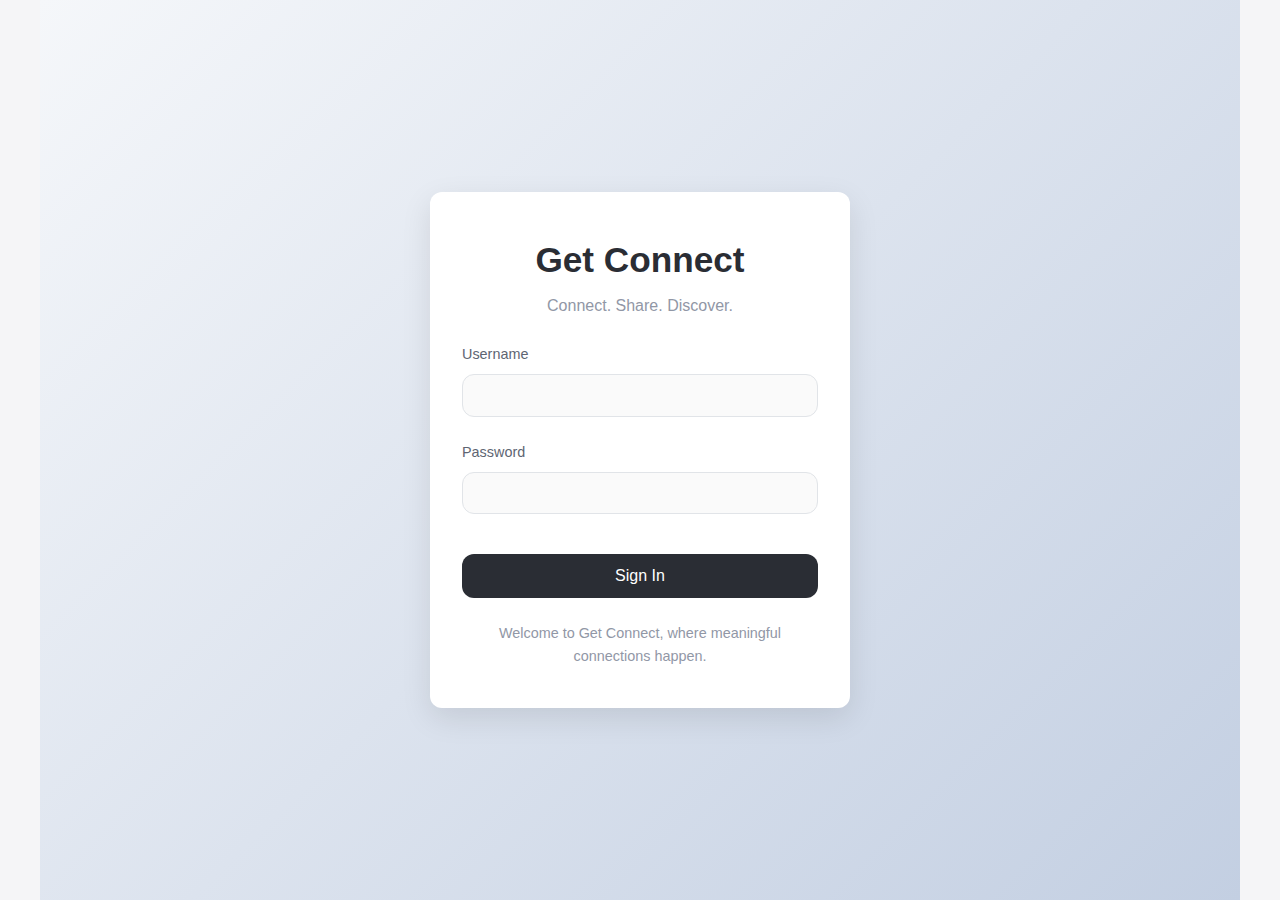
<file: index.html>
<!DOCTYPE html>
<html lang="en">
<head>
  <meta charset="UTF-8">
  <meta name="viewport" content="width=device-width, initial-scale=1.0">
  <title> Get Connect - Login</title>
  <link rel="stylesheet" href="css/common.css">
  <link rel="stylesheet" href="css/login.css">
</head>
<body>
  <div class="container">
    <div class="login-card">
      <div class="login-header">
        <div class="brand">
          <h1>Get Connect</h1>
          <p class="tagline">Connect. Share. Discover.</p>
        </div>
      </div>
      <div class="login-form">
        <form id="loginForm">
          <div class="input-group">
            <label for="username">Username</label>
            <input type="text" id="username" required>
          </div>
          <div class="input-group">
            <label for="password">Password</label>
            <input type="password" id="password" required>
          </div>
          <button type="submit" class="btn-primary">Sign In</button>
        </form>
        <p class="login-footer">Welcome to Get Connect, where meaningful connections happen.</p>
      </div>
    </div>
  </div>
  <script src="js/login.js"></script>
</body>
</html>
</file>
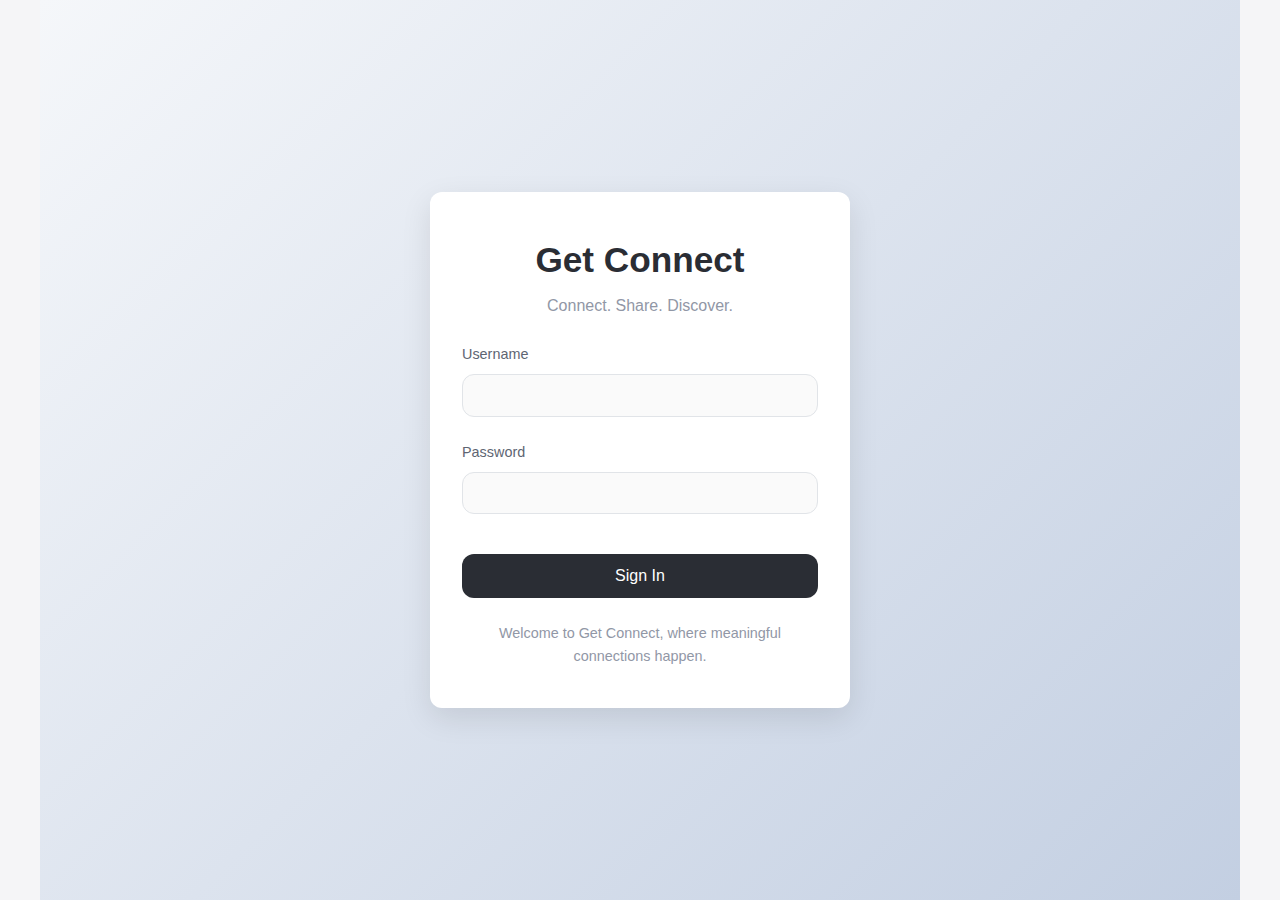
<file: home.html>
<!DOCTYPE html>
<html lang="en">
<head>
  <meta charset="UTF-8">
  <meta name="viewport" content="width=device-width, initial-scale=1.0">
  <title>GetConnect - Home</title>
  <link rel="stylesheet" href="css/common.css">
  <link rel="stylesheet" href="css/home.css">
</head>
<body>
  <header class="navbar">
    <div class="navbar-left">
      <h2 class="logo">Get Connect</h2>
    </div>
    <div class="navbar-center">
      <input type="text" class="search-input" placeholder="Search...">
    </div>
    <div class="navbar-right">
      <a href="home.html" class="nav-item active">Home</a>
      <a href="profile.html" class="nav-item">Profile</a>
      <a href="messages.html" class="nav-item">Messages</a>
      <div class="user-menu">
        <img src="images/user-avatar.jpg" alt="User" class="avatar-small">
        <div class="dropdown-content">
          <a href="profile.html">My Profile</a>
          <a href="index.html" id="logout">Logout</a>
        </div>
      </div>
    </div>
  </header>

  <main class="content">
    <aside class="sidebar">
      <div class="sidebar-section">
        <h3>Online Friends</h3>
        <ul class="friend-list" id="onlineFriends">
          <!-- Dynamically populated -->
        </ul>
      </div>
    </aside>
    
    <div class="feed">
      <div class="post-composer">
        <img src="images/user-avatar.jpg" alt="User" class="avatar-small">
        <div class="composer-input">
          <textarea placeholder="What's on your mind?" id="postContent"></textarea>
          <div class="composer-actions">
            <div class="sharing-options">
              <select id="shareWith">
                <option value="all">Share with all friends</option>
                <option value="select">Share with selected friends</option>
              </select>
              <div id="friendSelection" class="hidden">
                <!-- Dynamically populated -->
              </div>
            </div>
            <button class="btn-primary" id="sharePost">Share</button>
          </div>
        </div>
      </div>

      <div class="news-feed" id="newsFeed">
        <!-- Dynamically populated -->
      </div>
    </div>
  </main>

  <script src="js/common.js"></script>
  <script src="js/home.js"></script>
</body>
</html>
</file>
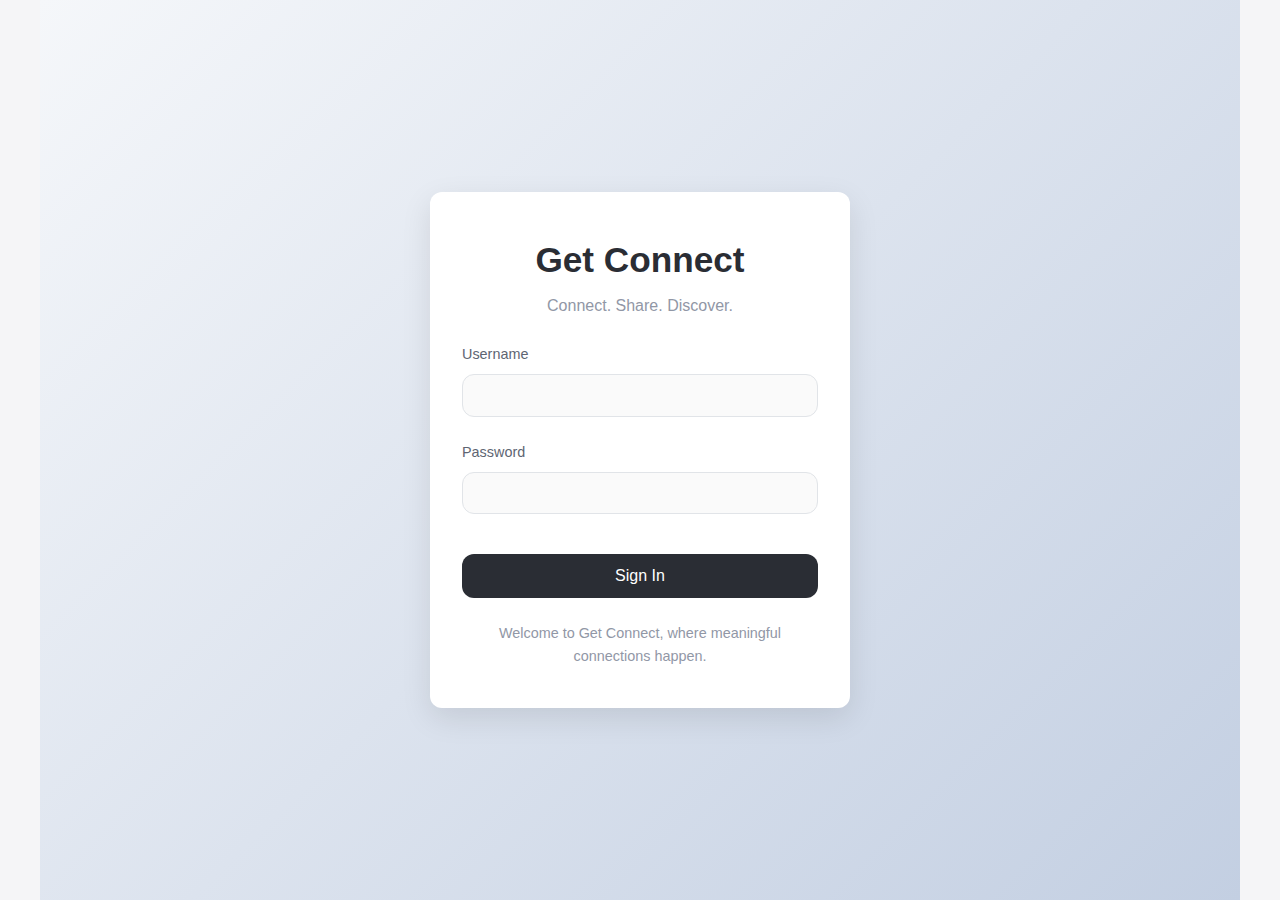
<file: messages.html>
<!DOCTYPE html>
<html lang="en">
<head>
  <meta charset="UTF-8">
  <meta name="viewport" content="width=device-width, initial-scale=1.0">
  <title>Get Connect - Messages</title>
  <link rel="stylesheet" href="css/common.css">
  <link rel="stylesheet" href="css/messages.css">
</head>
<body>
  <header class="navbar">
    <div class="navbar-left">
      <h2 class="logo">Get Connect</h2>
    </div>
    <div class="navbar-center">
      <input type="text" class="search-input" placeholder="Search...">
    </div>
    <div class="navbar-right">
      <a href="home.html" class="nav-item">Home</a>
      <a href="profile.html" class="nav-item">Profile</a>
      <a href="messages.html" class="nav-item active">Messages</a>
      <div class="user-menu">
        <img src="images/user-avatar.jpg" alt="User" class="avatar-small">
        <div class="dropdown-content">
          <a href="profile.html">My Profile</a>
          <a href="index.html" id="logout">Logout</a>
        </div>
      </div>
    </div>
  </header>

  <main class="content">
    <div class="messages-container">
      <div class="conversations">
        <div class="conversations-header">
          <h2>Messages</h2>
          <button class="btn-icon" id="newMessage">+</button>
        </div>
        <div class="conversation-list" id="conversationList">
          <!-- Dynamically populated -->
        </div>
      </div>

      <div class="message-area">
        <div class="message-header" id="messageHeader">
          <div class="message-header-info">
            <img src="images/user-avatar.jpg" alt="User" class="avatar-small">
            <span>Select a conversation</span>
          </div>
        </div>
        <div class="message-content" id="messageContent">
          <!-- Dynamically populated -->
        </div>
        <div class="message-input-area">
          <textarea placeholder="Type a message..." id="messageInput"></textarea>
          <button class="btn-primary" id="sendMessage">Send</button>
        </div>
      </div>
    </div>
  </main>

  <script src="js/common.js"></script>
  <script src="js/messages.js"></script>
</body>
</html>
</file>
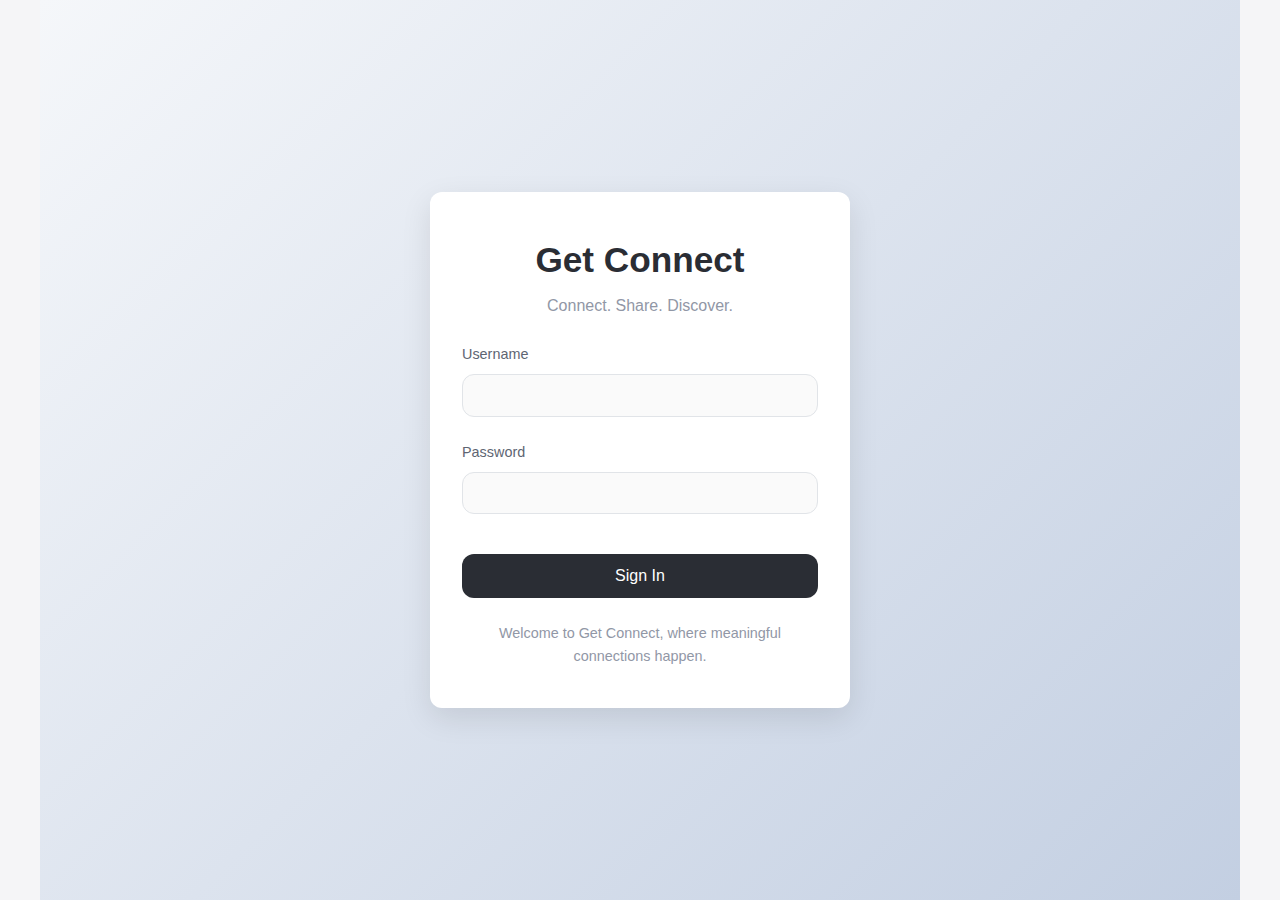
<file: profile.html>
<!DOCTYPE html>
<html lang="en">
<head>
  <meta charset="UTF-8">
  <meta name="viewport" content="width=device-width, initial-scale=1.0">
  <title>Get Connect - Profile</title>
  <link rel="stylesheet" href="css/common.css">
  <link rel="stylesheet" href="css/profile.css">
</head>
<body>
  <header class="navbar">
    <div class="navbar-left">
      <h2 class="logo">Get Connect</h2>
    </div>
    <div class="navbar-center">
      <input type="text" class="search-input" placeholder="Search...">
    </div>
    <div class="navbar-right">
      <a href="home.html" class="nav-item">Home</a>
      <a href="profile.html" class="nav-item active">Profile</a>
      <a href="messages.html" class="nav-item">Messages</a>
      <div class="user-menu">
        <img src="images/user-avatar.jpg" alt="User" class="avatar-small">
        <div class="dropdown-content">
          <a href="profile.html">My Profile</a>
          <a href="index.html" id="logout">Logout</a>
        </div>
      </div>
    </div>
  </header>

  <main class="content">
    <div class="profile-header">
      <div class="profile-cover"></div>
      <div class="profile-info">
        <img src="images/user-avatar.jpg" alt="User" class="avatar-large">
        <div class="profile-details">
          <h1 id="profileName">Muhammad Awais</h1>
          <p id="profileTagline">Full Stack Web Developer</p>
        </div>
      </div>
    </div>

    <div class="profile-body">
      <div class="profile-section">
        <h2>Personal Information</h2>
        <div class="info-card">
          <div class="info-item">
            <span class="info-label">Email:</span>
            <span class="info-value" id="profileEmail">mohamadawais942@gmail.com</span>
          </div>
          <div class="info-item">
            <span class="info-label">Location:</span>
            <span class="info-value" id="profileLocation">Islamabad, Pakistan</span>
          </div>
          <div class="info-item">
            <span class="info-label">Joined:</span>
            <span class="info-value" id="profileJoined">March 21, 2025</span>
          </div>
        </div>
      </div>

      <div class="profile-section">
        <h2>My Friends</h2>
        <div class="friend-grid" id="friendGrid">
          <!-- Dynamically populated -->
        </div>
      </div>
    </div>
  </main>

  <script src="js/common.js"></script>
  <script src="js/profile.js"></script>
</body>
</html>
</file>
<file: css/login.css>
.container {
    height: 100vh;
    display: flex;
    align-items: center;
    justify-content: center;
    background: linear-gradient(135deg, #f5f7fa 0%, #c3cfe2 100%);
  }
  
  .login-card {
    background-color: var(--card-color);
    border-radius: var(--border-radius);
    box-shadow: 0 10px 30px rgba(0, 0, 0, 0.1);
    width: 100%;
    max-width: 420px;
    overflow: hidden;
    animation: fadeIn 0.5s ease-out;
  }
  
  .login-header {
    padding: 2.5rem 2rem 1.5rem;
    text-align: center;
  }
  
  .brand h1 {
    color: var(--primary-color);
    font-size: 2.2rem;
    margin-bottom: 0.3rem;
    font-weight: 700;
  }
  
  .tagline {
    color: var(--light-accent);
    font-size: 1rem;
  }
  
  .login-form {
    padding: 0 2rem 2.5rem;
  }
  
  .input-group {
    margin-bottom: 1.5rem;
  }
  
  .input-group label {
    display: block;
    margin-bottom: 0.5rem;
    color: var(--accent-color);
    font-size: 0.9rem;
  }
  
  .input-group input {
    width: 100%;
    padding: 0.8rem 1rem;
    border: 1px solid var(--border-color);
    border-radius: var(--border-radius);
    background-color: #FAFAFA;
    transition: all var(--transition-speed);
  }
  
  .input-group input:focus {
    outline: none;
    border-color: var(--accent-color);
    background-color: white;
    box-shadow: 0 0 0 3px rgba(94, 101, 114, 0.1);
  }
  
  .login-form button {
    width: 100%;
    margin: 1rem 0 1.5rem;
    padding: 0.8rem;
    font-size: 1rem;
  }
  
  .login-footer {
    text-align: center;
    color: var(--light-accent);
    font-size: 0.9rem;
  }
  
  @media (max-width: 480px) {
    .login-card {
      max-width: 90%;
    }
  }
</file>
<file: css/home.css>
.sidebar {
    width: 280px;
    flex-shrink: 0;
  }
  
  .sidebar-section {
    background-color: var(--card-color);
    border-radius: var(--border-radius);
    box-shadow: 0 2px 10px var(--shadow-color);
    margin-bottom: 20px;
    padding: 1.2rem;
  }
  
  .sidebar-section h3 {
    color: var(--primary-color);
    margin-bottom: 1rem;
    font-size: 1.1rem;
  }
  
  .friend-list {
    list-style: none;
  }
  
  .friend-item {
    display: flex;
    align-items: center;
    padding: 0.6rem 0;
    border-bottom: 1px solid var(--border-color);
    animation: fadeIn 0.3s ease-out;
  }
  
  .friend-item:last-child {
    border-bottom: none;
  }
  
  .friend-item .avatar-small {
    margin-right: 10px;
  }
  
  .friend-info {
    flex-grow: 1;
  }
  
  .friend-name {
    font-weight: 500;
    display: block;
    color: var(--text-color);
  }
  
  .friend-status {
    font-size: 0.8rem;
    color: var(--light-accent);
  }
  
  .online-indicator {
    display: inline-block;
    width: 8px;
    height: 8px;
    background-color: #4CAF50;
    border-radius: 50%;
    margin-right: 5px;
  }
  
  .feed {
    flex-grow: 1;
  }
  
  .post-composer {
    background-color: var(--card-color);
    border-radius: var(--border-radius);
    box-shadow: 0 2px 10px var(--shadow-color);
    padding: 1.2rem;
    margin-bottom: 20px;
    display: flex;
    align-items: flex-start;
  }
  
  .post-composer .avatar-small {
    margin-right: 15px;
    margin-top: 5px;
  }
  
  .composer-input {
    flex-grow: 1;
  }
  
  .composer-input textarea {
    width: 100%;
    height: 80px;
    padding: 0.8rem;
    border: 1px solid var(--border-color);
    border-radius: var(--border-radius);
    resize: none;
    margin-bottom: 10px;
    background-color: #FAFAFA;
    transition: all var(--transition-speed);
  }
  
  .composer-input textarea:focus {
    outline: none;
    border-color: var(--accent-color);
    background-color: white;
  }
  
  .composer-actions {
    display: flex;
    justify-content: space-between;
    align-items: center;
  }
  
  .sharing-options select {
    padding: 0.5rem;
    border: 1px solid var(--border-color);
    border-radius: var(--border-radius);
    background-color: white;
  }
  
  #friendSelection {
    margin-top: 10px;
    background-color: white;
    border: 1px solid var(--border-color);
    border-radius: var(--border-radius);
    padding: 0.5rem;
  }
  
  .friend-checkbox {
    display: block;
    margin-bottom: 5px;
  }
  
  .news-feed {
    display: flex;
    flex-direction: column;
    gap: 20px;
  }
  
  .post {
    background-color: var(--card-color);
    border-radius: var(--border-radius);
    box-shadow: 0 2px 10px var(--shadow-color);
    padding: 1.2rem;
    animation: fadeIn 0.3s ease-out;
  }
  
  .post-header {
    display: flex;
    align-items: center;
    margin-bottom: 15px;
  }
  
  .post-header .avatar-small {
    margin-right: 15px;
  }
  
  .post-user-info {
    flex-grow: 1;
  }
  
  .post-username {
    font-weight: 500;
    display: block;
  }
  
  .post-time {
    font-size: 0.8rem;
    color: var(--light-accent);
  }
  
  .post-content {
    margin-bottom: 15px;
    line-height: 1.5;
  }
  
  .post-actions {
    display: flex;
    justify-content: space-between;
    padding-top: 15px;
    border-top: 1px solid var(--border-color);
  }
  
  .action-buttons {
    display: flex;
    gap: 20px;
  }
  
  .action-button {
    display: flex;
    align-items: center;
    color: var(--accent-color);
    background: none;
    border: none;
    cursor: pointer;
    transition: color var(--transition-speed);
  }
  
  .action-button:hover {
    color: var(--primary-color);
  }
  
  .action-count {
    margin-left: 5px;
    font-size: 0.9rem;
  }
  
  .rate-friend {
    display: flex;
    align-items: center;
  }
  
  .rate-label {
    margin-right: 10px;
    font-size: 0.9rem;
    color: var(--accent-color);
  }
  
  .rating-options {
    display: flex;
    gap: 10px;
  }
  
  .rating-option {
    cursor: pointer;
    transition: transform var(--transition-speed);
  }
  
  .rating-option:hover {
    transform: scale(1.2);
  }
  
  @media (max-width: 768px) {
    .sidebar {
      width: 100%;
    }
  }
</file>
<file: css/messages.css>
.messages-container {
    display: flex;
    gap: 20px;
    height: calc(100vh - 130px);
    width: 100%;
  }
  
  .conversations {
    width: 300px;
    background-color: var(--card-color);
    border-radius: var(--border-radius);
    box-shadow: 0 2px 10px var(--shadow-color);
    overflow: hidden;
    display: flex;
    flex-direction: column;
  }
  
  .conversations-header {
    padding: 1.2rem;
    display: flex;
    justify-content: space-between;
    align-items: center;
    border-bottom: 1px solid var(--border-color);
  }
  
  .conversations-header h2 {
    margin: 0;
    font-size: 1.2rem;
  }
  
  .conversation-list {
    flex-grow: 1;
    overflow-y: auto;
  }
  
  .conversation-item {
    display: flex;
    align-items: center;
    padding: 1rem;
    border-bottom: 1px solid var(--border-color);
    cursor: pointer;
    transition: background-color var(--transition-speed);
  }
  
  .conversation-item:hover, .conversation-item.active {
    background-color: #F8F9FA;
  }
  
  .conversation-item .avatar-small {
    margin-right: 15px;
  }
  
  .conversation-info {
    flex-grow: 1;
  }
  
  .conversation-name {
    font-weight: 500;
    margin-bottom: 5px;
    display: block;
  }
  
  .conversation-preview {
    font-size: 0.8rem;
    color: var(--light-accent);
    text-overflow: ellipsis;
    white-space: nowrap;
    overflow: hidden;
    max-width: 200px;
  }
  
  .message-area {
    flex-grow: 1;
    background-color: var(--card-color);
    border-radius: var(--border-radius);
    box-shadow: 0 2px 10px var(--shadow-color);
    display: flex;
    flex-direction: column;
    overflow: hidden;
  }
  
  .message-header {
    padding: 1.2rem;
    border-bottom: 1px solid var(--border-color);
  }
  
  .message-header-info {
    display: flex;
    align-items: center;
  }
  
  .message-header-info img {
    margin-right: 15px;
  }
  
  .message-header-info span {
    font-weight: 500;
  }
  
  .message-content {
    flex-grow: 1;
    padding: 1.2rem;
    overflow-y: auto;
    display: flex;
    flex-direction: column;
    gap: 15px;
  }
  
  .message {
    max-width: 80%;
    padding: 0.8rem 1rem;
    border-radius: 18px;
    animation: slideIn 0.2s ease-out;
  }
  
  .message-received {
    align-self: flex-start;
    background-color: #F1F0F0;
  }
  
  .message-sent {
    align-self: flex-end;
    background-color: #DCF8C6;
  }
  
  .message-time {
    font-size: 0.7rem;
    color: var(--light-accent);
    margin-top: 5px;
    text-align: right;
  }
  
  .message-input-area {
    padding: 1rem;
    border-top: 1px solid var(--border-color);
    display: flex;
    align-items: center;
    gap: 10px;
  }
  
  .message-input-area textarea {
    flex-grow: 1;
    height: 40px;
    padding: 0.6rem 1rem;
    border: 1px solid var(--border-color);
    border-radius: 20px;
    resize: none;
    transition: all var(--transition-speed);
  }
  
  .message-input-area textarea:focus {
    outline: none;
    border-color: var(--accent-color);
  }
  
  @media (max-width: 768px) {
    .messages-container {
      flex-direction: column;
      height: auto;
    }
    
    .conversations {
      width: 100%;
      height: 300px;
    }
    
    .message-area {
      height: 500px;
    }
  }
</file>
<file: css/profile.css>
.profile-header {
    margin-bottom: 20px;
    position: relative;
  }
  
  .profile-cover {
    height: 200px;
    background: linear-gradient(135deg, #f5f7fa 0%, #c3cfe2 100%);
    border-radius: var(--border-radius);
    margin-bottom: 60px;
  }
  
  .profile-info {
    position: absolute;
    bottom: -50px;
    left: 40px;
    display: flex;
    align-items: flex-end;
  }
  
  .profile-details {
    margin-left: 20px;
    margin-bottom: 10px;
  }
  
  .profile-details h1 {
    font-size: 1.8rem;
    margin-bottom: 5px;
  }
  
  .profile-details p {
    color: var(--accent-color);
  }
  
  .profile-body {
    padding-top: 50px;
    display: flex;
    flex-direction: column;
    gap: 30px;
  }
  
  .profile-section {
    background-color: var(--card-color);
    border-radius: var(--border-radius);
    box-shadow: 0 2px 10px var(--shadow-color);
    padding: 1.5rem;
    animation: fadeIn 0.3s ease-out;
  }
  
  .profile-section h2 {
    color: var(--primary-color);
    margin-bottom: 1.2rem;
    font-size: 1.3rem;
  }
  
  .info-card {
    display: grid;
    grid-template-columns: repeat(auto-fill, minmax(300px, 1fr));
    gap: 20px;
  }
  
  .info-item {
    display: flex;
    flex-direction: column;
  }
  
  .info-label {
    font-size: 0.9rem;
    color: var(--light-accent);
    margin-bottom: 5px;
  }
  
  .info-value {
    font-size: 1rem;
  }
  
  .friend-grid {
    display: flex;
    flex-wrap: wrap;
    justify-content: center;
    gap: 20px;
}


  .friend-card {
    background-color: #F8F9FA;
    border-radius: var(--border-radius);
    padding: 1rem;
    text-align: center;
    transition: transform var(--transition-speed), box-shadow var(--transition-speed);
  }
  
  .friend-card:hover {
    transform: translateY(-5px);
    box-shadow: 0 5px 15px rgba(0, 0, 0, 0.1);
  }
  
  .friend-avatar {
    width: 80px;
    height: 80px;
    border-radius: 50%;
    margin: 0 auto 15px;
    object-fit: cover;
    border: 3px solid white;
    box-shadow: 0 2px 10px var(--shadow-color);
  }
  
  .friend-name {
    font-weight: 500;
    margin-bottom: 10px;
  }
  
  .friend-actions {
    display: flex;
    justify-content: center;
    gap: 10px;
    margin-top: 10px;
  }
  
  .friend-action {
    width: 30px;
    height: 30px;
    border-radius: 50%;
    display: flex;
    align-items: center;
    justify-content: center;
    background-color: #EAEAEA;
    color: var(--accent-color);
    transition: all var(--transition-speed);
    cursor: pointer;
  }
  
  .friend-action:hover {
    background-color: var(--accent-color);
    color: white;
  }
  
  .rating-display {
    margin-top: 10px;
    display: flex;
    justify-content: center;
    align-items: center;
  }
  
  .rating-icon {
    width: 20px;
    height: 20px;
    border-radius: 50%;
    margin: 0 2px;
  }
  
  .rating-1 {
    background-color: #FF9800;
  }
  
  .rating-2 {
    background-color: #2196F3;
  }
  
  .rating-3 {
    background-color: #4CAF50;
  }
  
  @media (max-width: 768px) {
    .profile-info {
      flex-direction: column;
      align-items: center;
      left: 50%;
      transform: translateX(-50%);
    }
    
    .profile-details {
      margin-left: 0;
      text-align: center;
      margin-top: 10px;
    }
    
    .info-card {
      grid-template-columns: 1fr;
    }
  }
</file>
<file: css/common.css>
/* Reset and Base Styles */
* {
    margin: 0;
    padding: 0;
    box-sizing: border-box;
    font-family: -apple-system, BlinkMacSystemFont, 'Segoe UI', Roboto, Oxygen, Ubuntu, Cantarell, 'Open Sans', 'Helvetica Neue', sans-serif;
  }
  
  :root {
    --primary-color: #2A2D34;
    --accent-color: #5E6572;
    --light-accent: #9197A6;
    --background-color: #F5F5F7;
    --card-color: #FFFFFF;
    --text-color: #333333;
    --border-color: #E1E4E8;
    --shadow-color: rgba(0, 0, 0, 0.05);
    --transition-speed: 0.3s;
    --border-radius: 12px;
  }
  
  body {
    background-color: var(--background-color);
    color: var(--text-color);
    line-height: 1.6;
  }
  
  /* Typography */
  h1, h2, h3, h4, h5, h6 {
    font-weight: 600;
    margin-bottom: 0.5rem;
  }
  
  a {
    color: var(--accent-color);
    text-decoration: none;
    transition: color var(--transition-speed);
  }
  
  a:hover {
    color: var(--primary-color);
  }
  
  /* Layout */
  .container {
    max-width: 1200px;
    margin: 0 auto;
    padding: 0 1rem;
  }
  
  .content {
    max-width: 1200px;
    margin: 20px auto;
    display: flex;
    gap: 20px;
    padding: 0 20px;
  }
  
  /* Navbar */
  .navbar {
    background-color: var(--card-color);
    box-shadow: 0 2px 10px var(--shadow-color);
    padding: 0.8rem 2rem;
    display: flex;
    align-items: center;
    justify-content: space-between;
    position: sticky;
    top: 0;
    z-index: 100;
  }
  
  .navbar-left, .navbar-right {
    display: flex;
    align-items: center;
  }
  
  .navbar-center {
    flex-grow: 1;
    margin: 0 2rem;
  }
  
  .logo {
    color: var(--primary-color);
    margin: 0;
  }
  
  .nav-item {
    margin: 0 1rem;
    padding: 0.5rem 0;
    position: relative;
  }
  
  .nav-item.active {
    color: var(--primary-color);
    font-weight: 500;
  }
  
  .nav-item.active::after {
    content: '';
    position: absolute;
    bottom: 0;
    left: 0;
    width: 100%;
    height: 2px;
    background-color: var(--primary-color);
    transition: width var(--transition-speed);
  }
  
  .search-input {
    width: 100%;
    padding: 0.6rem 1rem;
    border-radius: 20px;
    border: 1px solid var(--border-color);
    background-color: var(--background-color);
    transition: all var(--transition-speed);
  }
  
  .search-input:focus {
    outline: none;
    box-shadow: 0 0 0 2px rgba(94, 101, 114, 0.2);
  }
  
  /* User Menu */
  .user-menu {
    position: relative;
    cursor: pointer;
    margin-left: 1rem;
  }
  
  .avatar-small {
    width: 32px;
    height: 32px;
    border-radius: 50%;
    object-fit: cover;
  }
  
  .avatar-large {
    width: 120px;
    height: 120px;
    border-radius: 50%;
    object-fit: cover;
    border: 4px solid white;
    box-shadow: 0 2px 10px var(--shadow-color);
  }
  
  .dropdown-content {
    display: none;
    position: absolute;
    right: 0;
    background-color: var(--card-color);
    min-width: 160px;
    box-shadow: 0 2px 10px var(--shadow-color);
    border-radius: var(--border-radius);
    z-index: 1;
    overflow: hidden;
  }
  
  .dropdown-content a {
    color: var(--text-color);
    padding: 12px 16px;
    display: block;
  }
  
  .dropdown-content a:hover {
    background-color: var(--background-color);
  }
  
  .user-menu:hover .dropdown-content {
    display: block;
    animation: fadeIn 0.2s ease-out;
  }
  
  /* Buttons */
  .btn-primary {
    background-color: var(--primary-color);
    color: white;
    border: none;
    padding: 0.6rem 1.2rem;
    border-radius: var(--border-radius);
    cursor: pointer;
    transition: all var(--transition-speed);
    font-weight: 500;
  }
  
  .btn-primary:hover {
    background-color: var(--accent-color);
    transform: translateY(-1px);
  }
  
  .btn-icon {
    width: 36px;
    height: 36px;
    border-radius: 50%;
    background-color: var(--background-color);
    border: 1px solid var(--border-color);
    display: flex;
    align-items: center;
    justify-content: center;
    cursor: pointer;
    transition: all var(--transition-speed);
  }
  
  .btn-icon:hover {
    background-color: var(--accent-color);
    color: white;
  }
  
  /* Cards */
  .card {
    background-color: var(--card-color);
    border-radius: var(--border-radius);
    box-shadow: 0 2px 10px var(--shadow-color);
    padding: 1.5rem;
    margin-bottom: 1.5rem;
    transition: transform var(--transition-speed);
  }
  
  .card:hover {
    transform: translateY(-2px);
  }
  
  /* Utilities */
  .hidden {
    display: none;
  }
  
  /* Animations */
  @keyframes fadeIn {
    from { opacity: 0; transform: translateY(-10px); }
    to { opacity: 1; transform: translateY(0); }
  }
  
  @keyframes slideIn {
    from { transform: translateX(-20px); opacity: 0; }
    to { transform: translateX(0); opacity: 1; }
  }
  
  /* Responsive */
  @media (max-width: 768px) {
    .content {
      flex-direction: column;
    }
    
    .navbar {
      padding: 0.8rem 1rem;
    }
    
    .navbar-center {
      display: none;
    }
    
    .nav-item {
      margin: 0 0.5rem;
    }
  }
</file>
